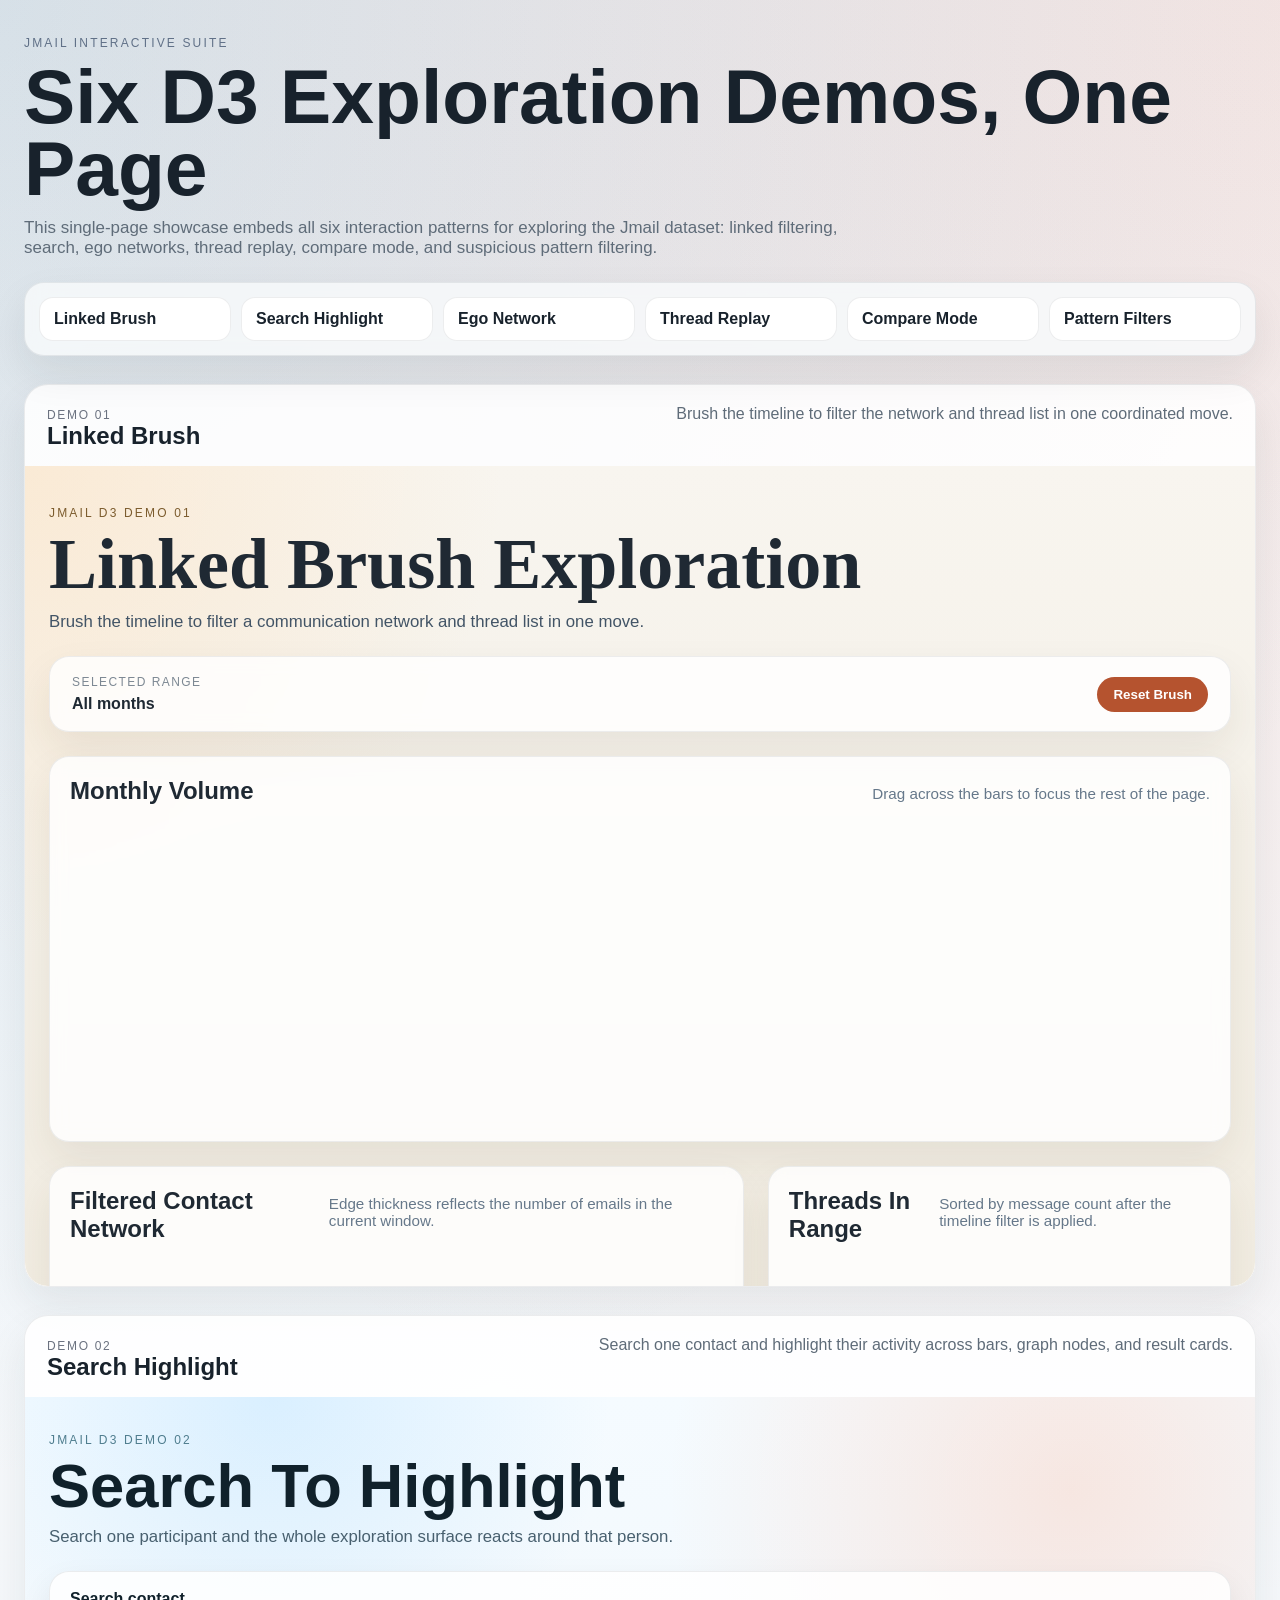
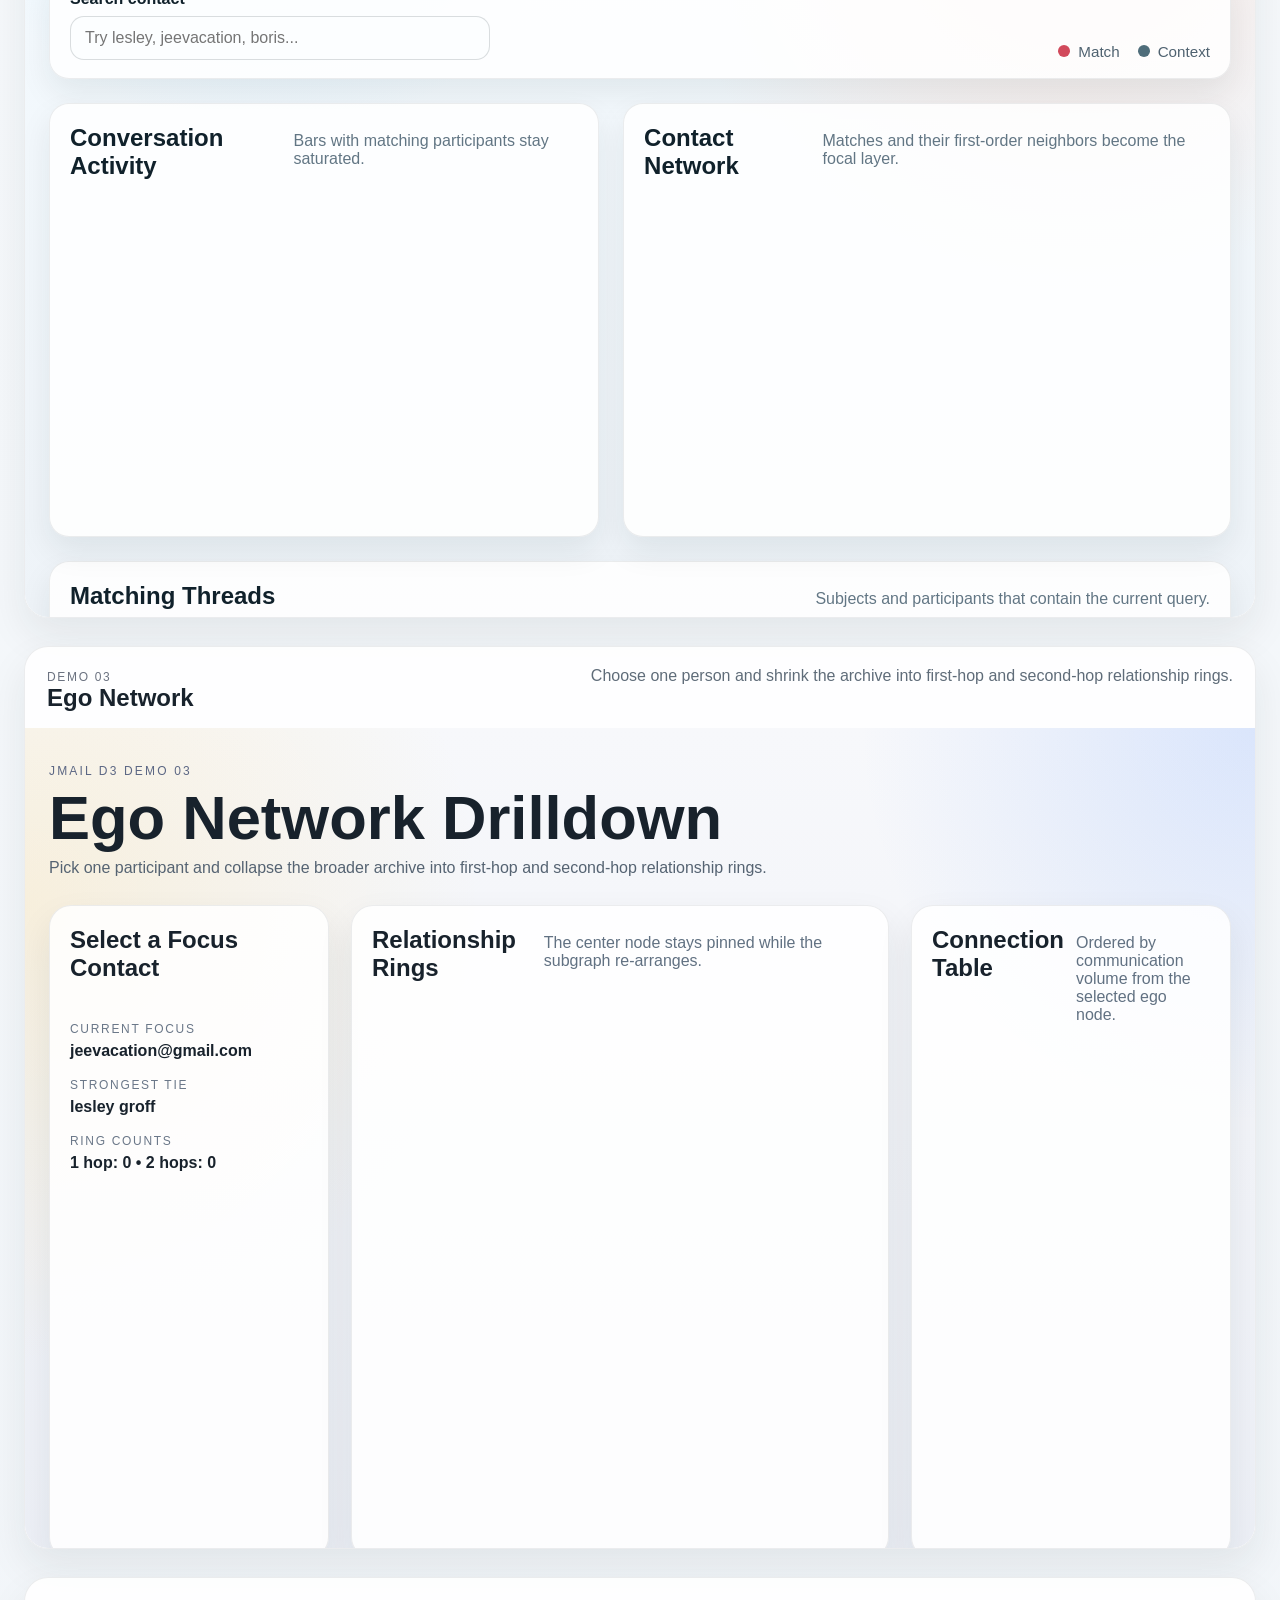
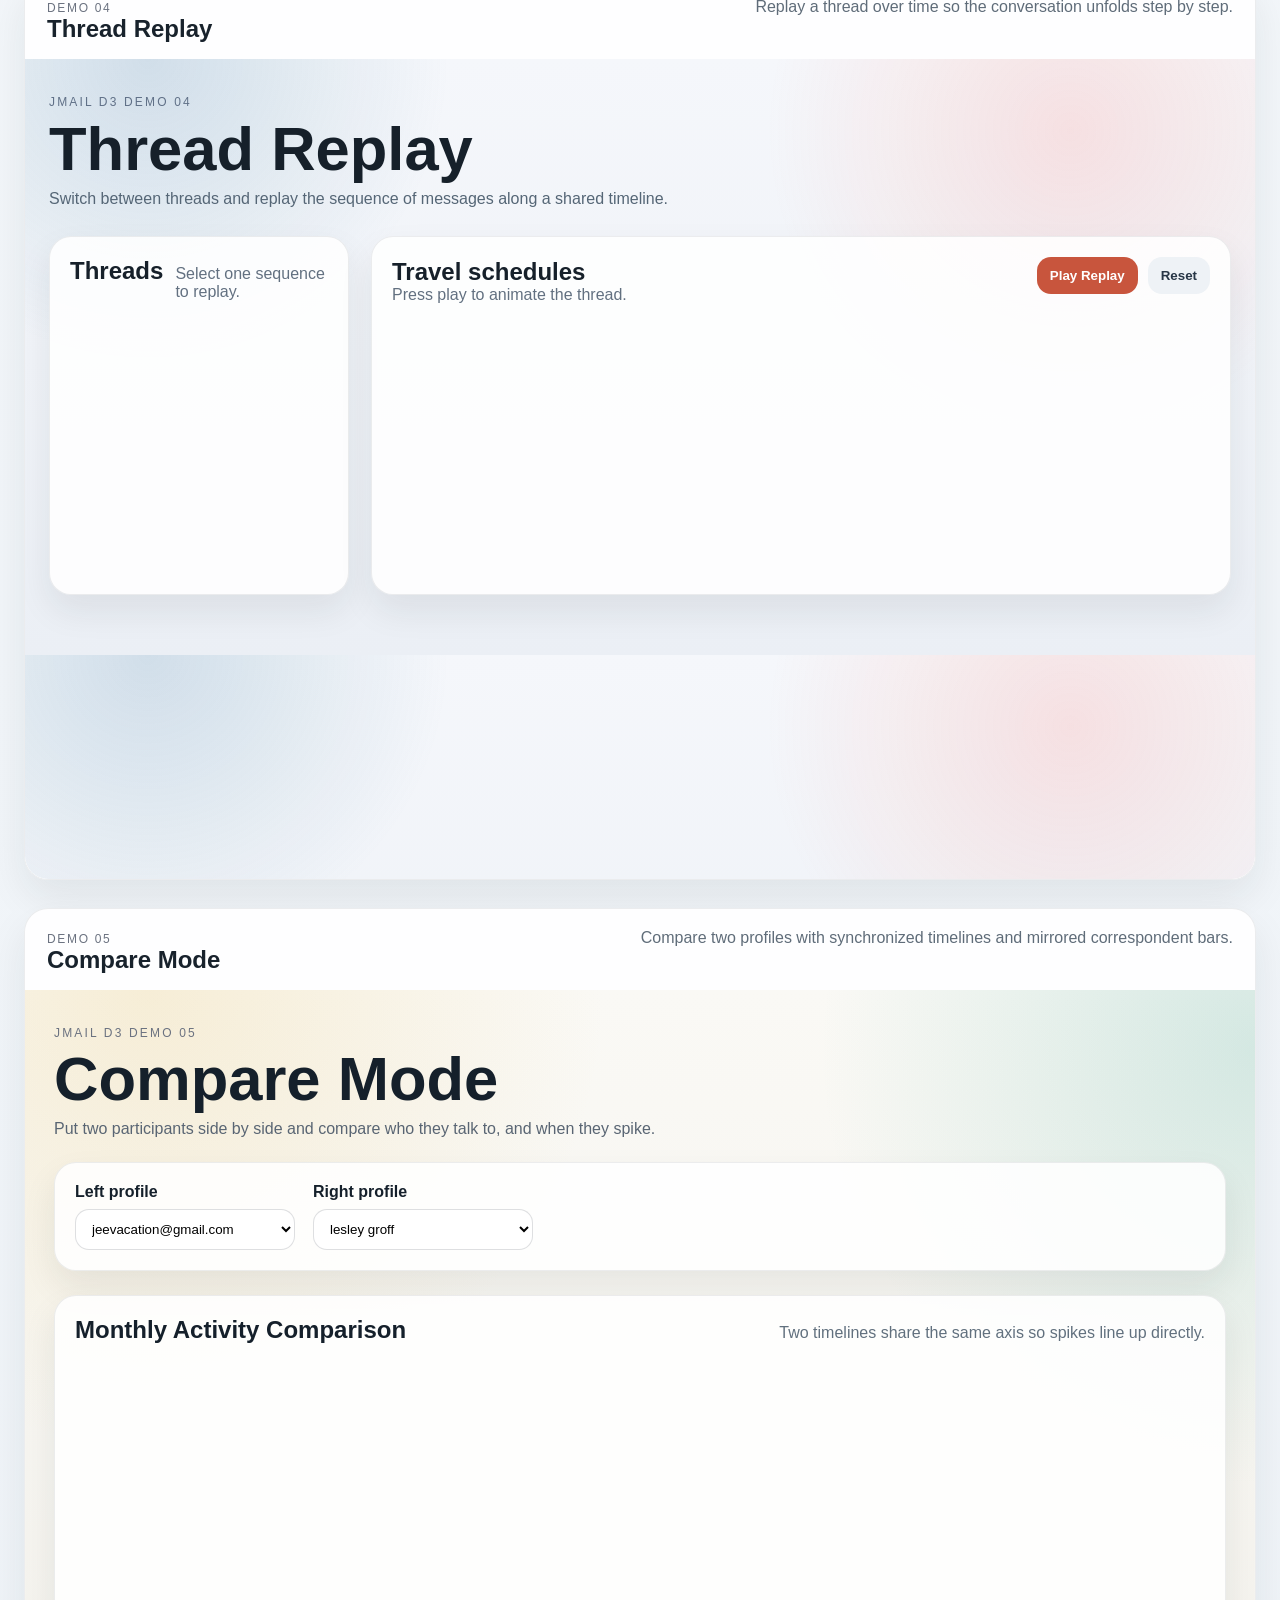
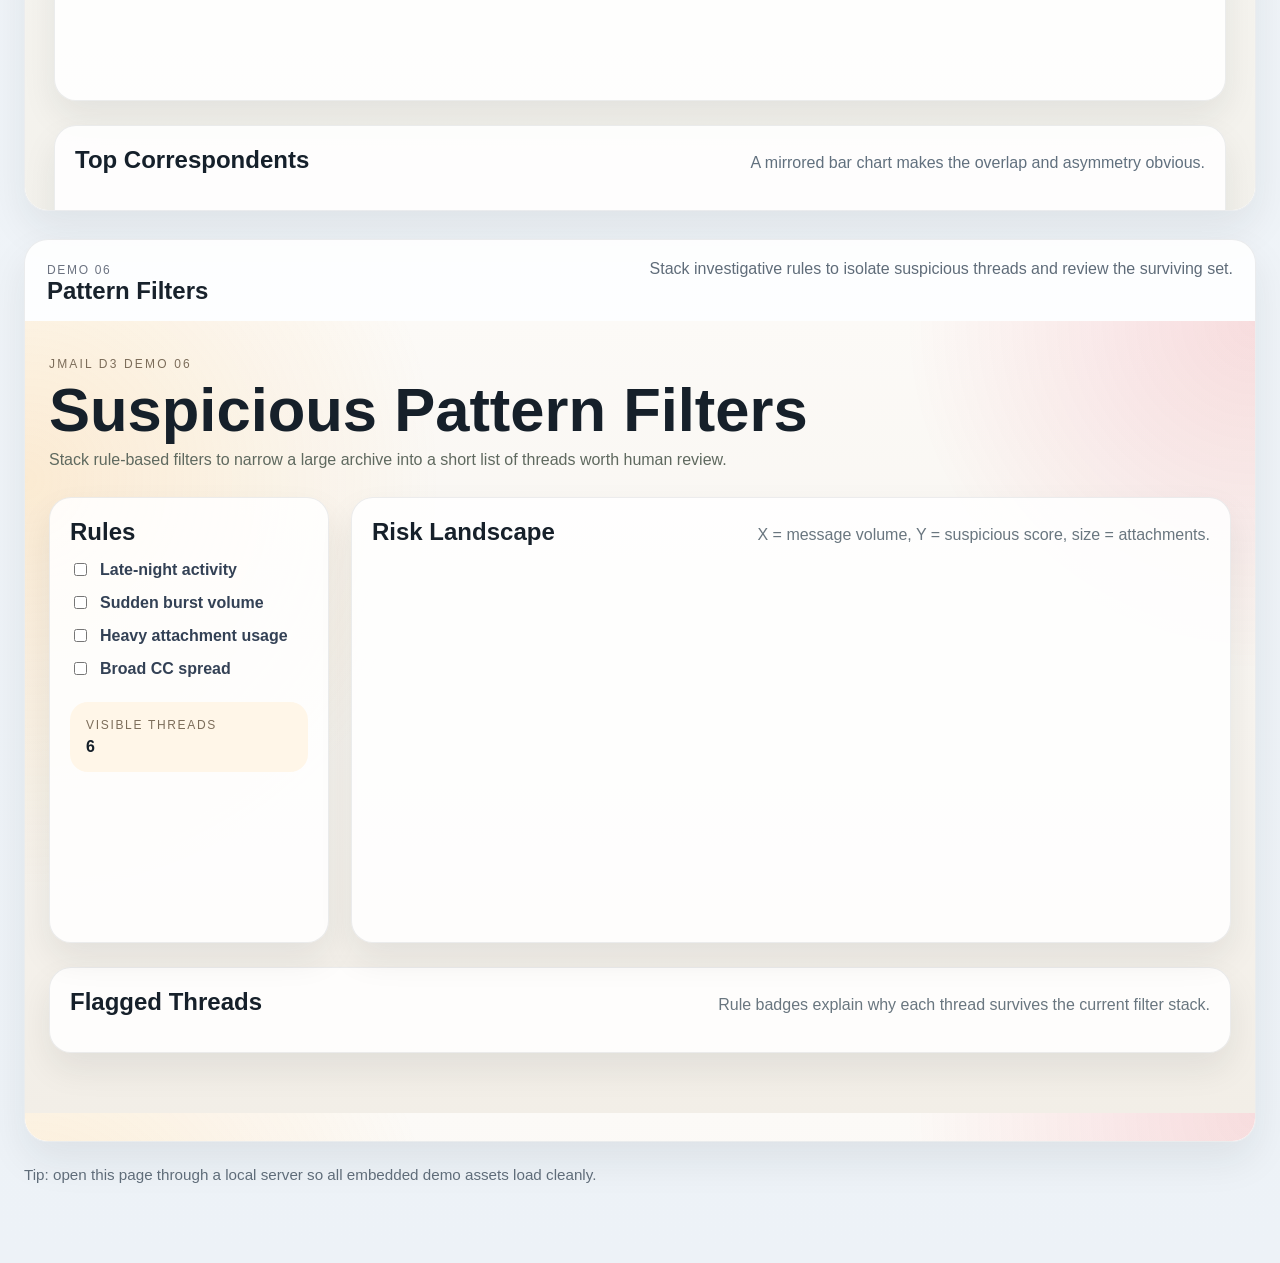
<file: d3_demos/index.html>
<!DOCTYPE html>
<html lang="en">
  <head>
    <meta charset="UTF-8" />
    <meta name="viewport" content="width=device-width, initial-scale=1.0" />
    <title>Jmail D3 Demo Showcase</title>
    <style>
      * {
        box-sizing: border-box;
      }

      :root {
        --ink: #18222c;
        --muted: #5f6c79;
        --line: rgba(24, 34, 44, 0.08);
        --panel: rgba(255, 255, 255, 0.88);
        --shadow: 0 18px 40px rgba(24, 34, 44, 0.08);
        --accent: #c8553d;
      }

      html {
        scroll-behavior: smooth;
      }

      body {
        margin: 0;
        font-family: "Segoe UI", sans-serif;
        color: var(--ink);
        background:
          radial-gradient(circle at 0% 0%, rgba(42, 111, 151, 0.16), transparent 24%),
          radial-gradient(circle at 100% 0%, rgba(231, 111, 81, 0.14), transparent 26%),
          linear-gradient(180deg, #f8fafc 0%, #edf2f7 100%);
      }

      .page {
        max-width: 1380px;
        margin: 0 auto;
        padding: 36px 24px 80px;
      }

      .hero {
        margin-bottom: 24px;
      }

      .eyebrow {
        margin: 0 0 10px;
        font-size: 12px;
        letter-spacing: 0.18em;
        text-transform: uppercase;
        color: #607087;
      }

      h1,
      h2,
      p {
        margin: 0;
      }

      h1 {
        font-size: clamp(2.8rem, 6vw, 5rem);
        line-height: 0.94;
        margin-bottom: 14px;
      }

      .lede {
        max-width: 860px;
        color: var(--muted);
        font-size: 1.06rem;
      }

      .toolbar {
        position: sticky;
        top: 0;
        z-index: 20;
        backdrop-filter: blur(10px);
        background: rgba(248, 250, 252, 0.82);
        border: 1px solid var(--line);
        border-radius: 20px;
        box-shadow: var(--shadow);
        margin: 24px 0 28px;
        padding: 14px;
      }

      .nav {
        display: grid;
        grid-template-columns: repeat(auto-fit, minmax(160px, 1fr));
        gap: 10px;
      }

      .nav a {
        text-decoration: none;
        color: var(--ink);
        background: #fff;
        border: 1px solid var(--line);
        border-radius: 14px;
        padding: 12px 14px;
        font-weight: 600;
      }

      .stack {
        display: grid;
        gap: 28px;
      }

      .demo {
        background: var(--panel);
        border: 1px solid var(--line);
        border-radius: 24px;
        box-shadow: var(--shadow);
        overflow: hidden;
      }

      .demo-copy {
        display: flex;
        align-items: baseline;
        justify-content: space-between;
        gap: 16px;
        padding: 20px 22px 0;
      }

      .demo-copy p {
        color: var(--muted);
        max-width: 720px;
      }

      .demo-meta {
        font-size: 12px;
        text-transform: uppercase;
        letter-spacing: 0.14em;
        color: #6b7280;
      }

      iframe {
        display: block;
        width: 100%;
        height: 820px;
        border: none;
        margin-top: 16px;
        background: #fff;
      }

      .footer-note {
        margin-top: 24px;
        color: var(--muted);
        font-size: 0.95rem;
      }

      @media (max-width: 900px) {
        .demo-copy {
          flex-direction: column;
          align-items: flex-start;
        }

        iframe {
          height: 920px;
        }
      }
    </style>
  </head>
  <body>
    <main class="page">
      <header class="hero">
        <p class="eyebrow">Jmail Interactive Suite</p>
        <h1>Six D3 Exploration Demos, One Page</h1>
        <p class="lede">
          This single-page showcase embeds all six interaction patterns for
          exploring the Jmail dataset: linked filtering, search, ego networks,
          thread replay, compare mode, and suspicious pattern filtering.
        </p>
      </header>

      <section class="toolbar">
        <nav class="nav">
          <a href="#linked-brush">Linked Brush</a>
          <a href="#search-highlight">Search Highlight</a>
          <a href="#ego-network">Ego Network</a>
          <a href="#thread-replay">Thread Replay</a>
          <a href="#compare-mode">Compare Mode</a>
          <a href="#pattern-filters">Pattern Filters</a>
        </nav>
      </section>

      <section class="stack">
        <article class="demo" id="linked-brush">
          <div class="demo-copy">
            <div>
              <div class="demo-meta">Demo 01</div>
              <h2>Linked Brush</h2>
            </div>
            <p>Brush the timeline to filter the network and thread list in one coordinated move.</p>
          </div>
          <iframe src="./linked_brush/index.html" title="Linked Brush Demo"></iframe>
        </article>

        <article class="demo" id="search-highlight">
          <div class="demo-copy">
            <div>
              <div class="demo-meta">Demo 02</div>
              <h2>Search Highlight</h2>
            </div>
            <p>Search one contact and highlight their activity across bars, graph nodes, and result cards.</p>
          </div>
          <iframe src="./search_highlight/index.html" title="Search Highlight Demo"></iframe>
        </article>

        <article class="demo" id="ego-network">
          <div class="demo-copy">
            <div>
              <div class="demo-meta">Demo 03</div>
              <h2>Ego Network</h2>
            </div>
            <p>Choose one person and shrink the archive into first-hop and second-hop relationship rings.</p>
          </div>
          <iframe src="./ego_network/index.html" title="Ego Network Demo"></iframe>
        </article>

        <article class="demo" id="thread-replay">
          <div class="demo-copy">
            <div>
              <div class="demo-meta">Demo 04</div>
              <h2>Thread Replay</h2>
            </div>
            <p>Replay a thread over time so the conversation unfolds step by step.</p>
          </div>
          <iframe src="./thread_replay/index.html" title="Thread Replay Demo"></iframe>
        </article>

        <article class="demo" id="compare-mode">
          <div class="demo-copy">
            <div>
              <div class="demo-meta">Demo 05</div>
              <h2>Compare Mode</h2>
            </div>
            <p>Compare two profiles with synchronized timelines and mirrored correspondent bars.</p>
          </div>
          <iframe src="./compare_mode/index.html" title="Compare Mode Demo"></iframe>
        </article>

        <article class="demo" id="pattern-filters">
          <div class="demo-copy">
            <div>
              <div class="demo-meta">Demo 06</div>
              <h2>Pattern Filters</h2>
            </div>
            <p>Stack investigative rules to isolate suspicious threads and review the surviving set.</p>
          </div>
          <iframe src="./pattern_filters/index.html" title="Pattern Filters Demo"></iframe>
        </article>
      </section>

      <p class="footer-note">
        Tip: open this page through a local server so all embedded demo assets load cleanly.
      </p>
    </main>
  </body>
</html>
</file>
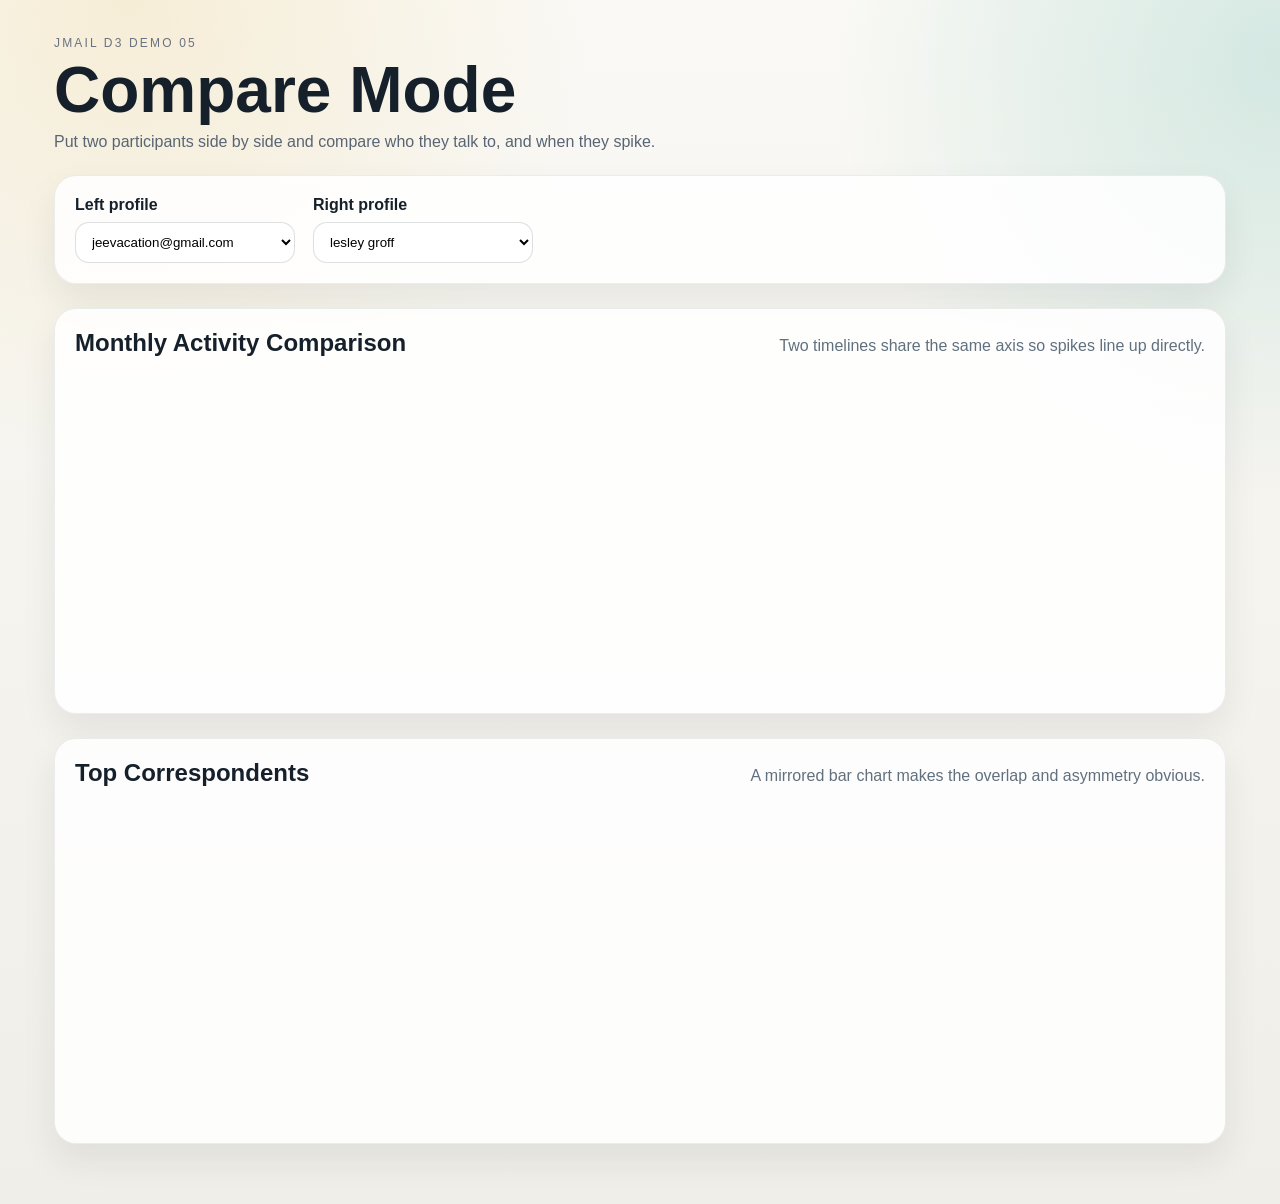
<file: d3_demos/compare_mode/index.html>
<!DOCTYPE html>
<html lang="en">
  <head>
    <meta charset="UTF-8" />
    <meta name="viewport" content="width=device-width, initial-scale=1.0" />
    <title>Jmail D3 Demo: Compare Mode</title>
    <link rel="stylesheet" href="./styles.css" />
    <script src="https://d3js.org/d3.v7.min.js"></script>
  </head>
  <body>
    <main class="page">
      <header class="hero">
        <p class="eyebrow">Jmail D3 Demo 05</p>
        <h1>Compare Mode</h1>
        <p class="lede">
          Put two participants side by side and compare who they talk to, and
          when they spike.
        </p>
      </header>

      <section class="toolbar panel">
        <label>
          Left profile
          <select id="left-select"></select>
        </label>
        <label>
          Right profile
          <select id="right-select"></select>
        </label>
      </section>

      <section class="panel">
        <div class="panel-header">
          <h2>Monthly Activity Comparison</h2>
          <p>Two timelines share the same axis so spikes line up directly.</p>
        </div>
        <div id="timeline"></div>
      </section>

      <section class="panel">
        <div class="panel-header">
          <h2>Top Correspondents</h2>
          <p>A mirrored bar chart makes the overlap and asymmetry obvious.</p>
        </div>
        <div id="mirror"></div>
      </section>
    </main>

    <script src="./script.js"></script>
  </body>
</html>
</file>
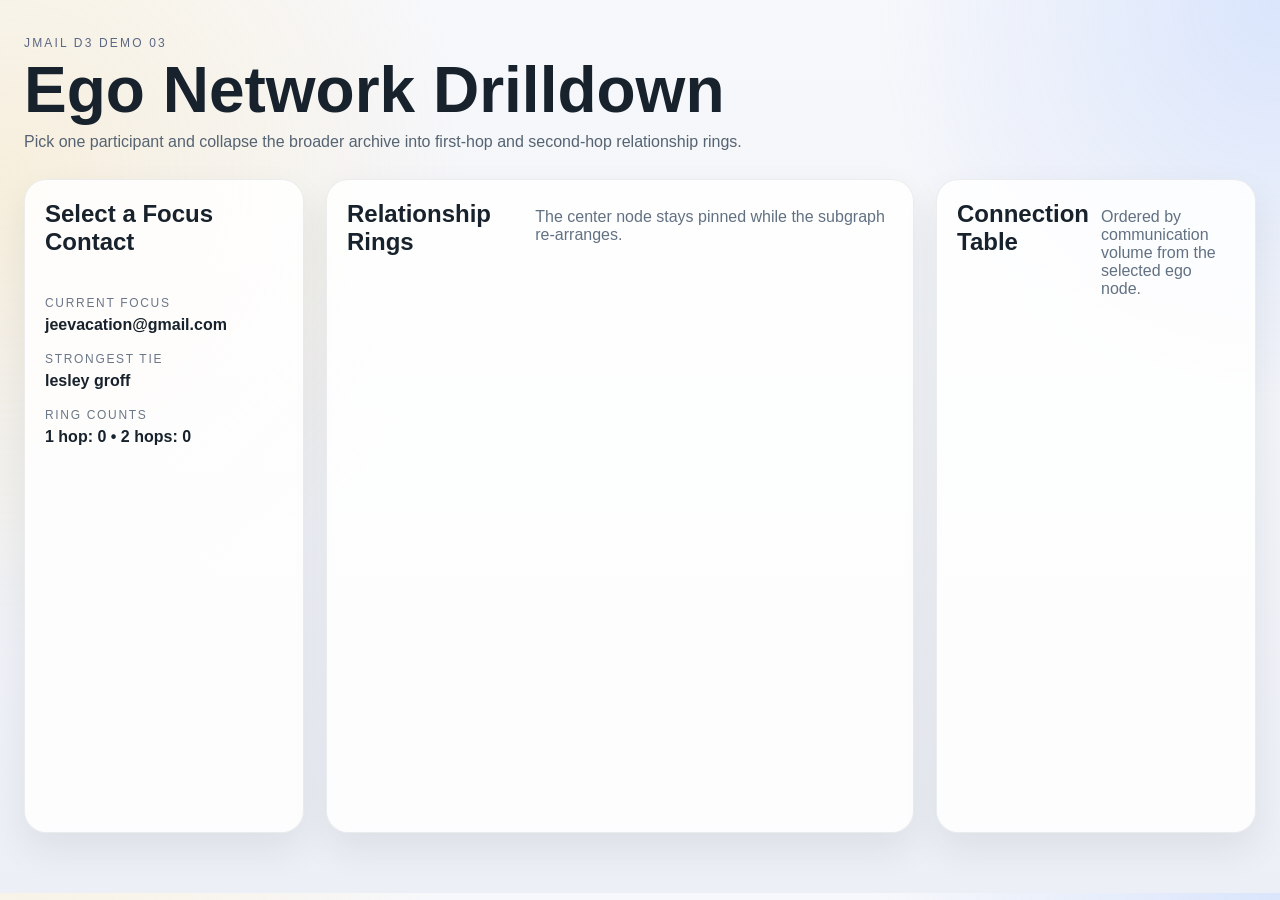
<file: d3_demos/ego_network/index.html>
<!DOCTYPE html>
<html lang="en">
  <head>
    <meta charset="UTF-8" />
    <meta name="viewport" content="width=device-width, initial-scale=1.0" />
    <title>Jmail D3 Demo: Ego Network</title>
    <link rel="stylesheet" href="./styles.css" />
    <script src="https://d3js.org/d3.v7.min.js"></script>
  </head>
  <body>
    <main class="page">
      <header class="hero">
        <p class="eyebrow">Jmail D3 Demo 03</p>
        <h1>Ego Network Drilldown</h1>
        <p class="lede">
          Pick one participant and collapse the broader archive into first-hop and
          second-hop relationship rings.
        </p>
      </header>

      <section class="shell">
        <aside class="side-panel">
          <h2>Select a Focus Contact</h2>
          <div id="contact-buttons" class="contact-buttons"></div>
          <div class="summary">
            <span class="label">Current focus</span>
            <strong id="focus-name">jeevacation@gmail.com</strong>
          </div>
          <div class="summary">
            <span class="label">Strongest tie</span>
            <strong id="strongest-tie">lesley groff</strong>
          </div>
          <div class="summary">
            <span class="label">Ring counts</span>
            <strong id="ring-counts">1 hop: 0 • 2 hops: 0</strong>
          </div>
        </aside>

        <section class="panel">
          <div class="panel-header">
            <h2>Relationship Rings</h2>
            <p>The center node stays pinned while the subgraph re-arranges.</p>
          </div>
          <div id="network"></div>
        </section>

        <section class="panel">
          <div class="panel-header">
            <h2>Connection Table</h2>
            <p>Ordered by communication volume from the selected ego node.</p>
          </div>
          <div id="table" class="table"></div>
        </section>
      </section>
    </main>

    <script src="./script.js"></script>
  </body>
</html>
</file>
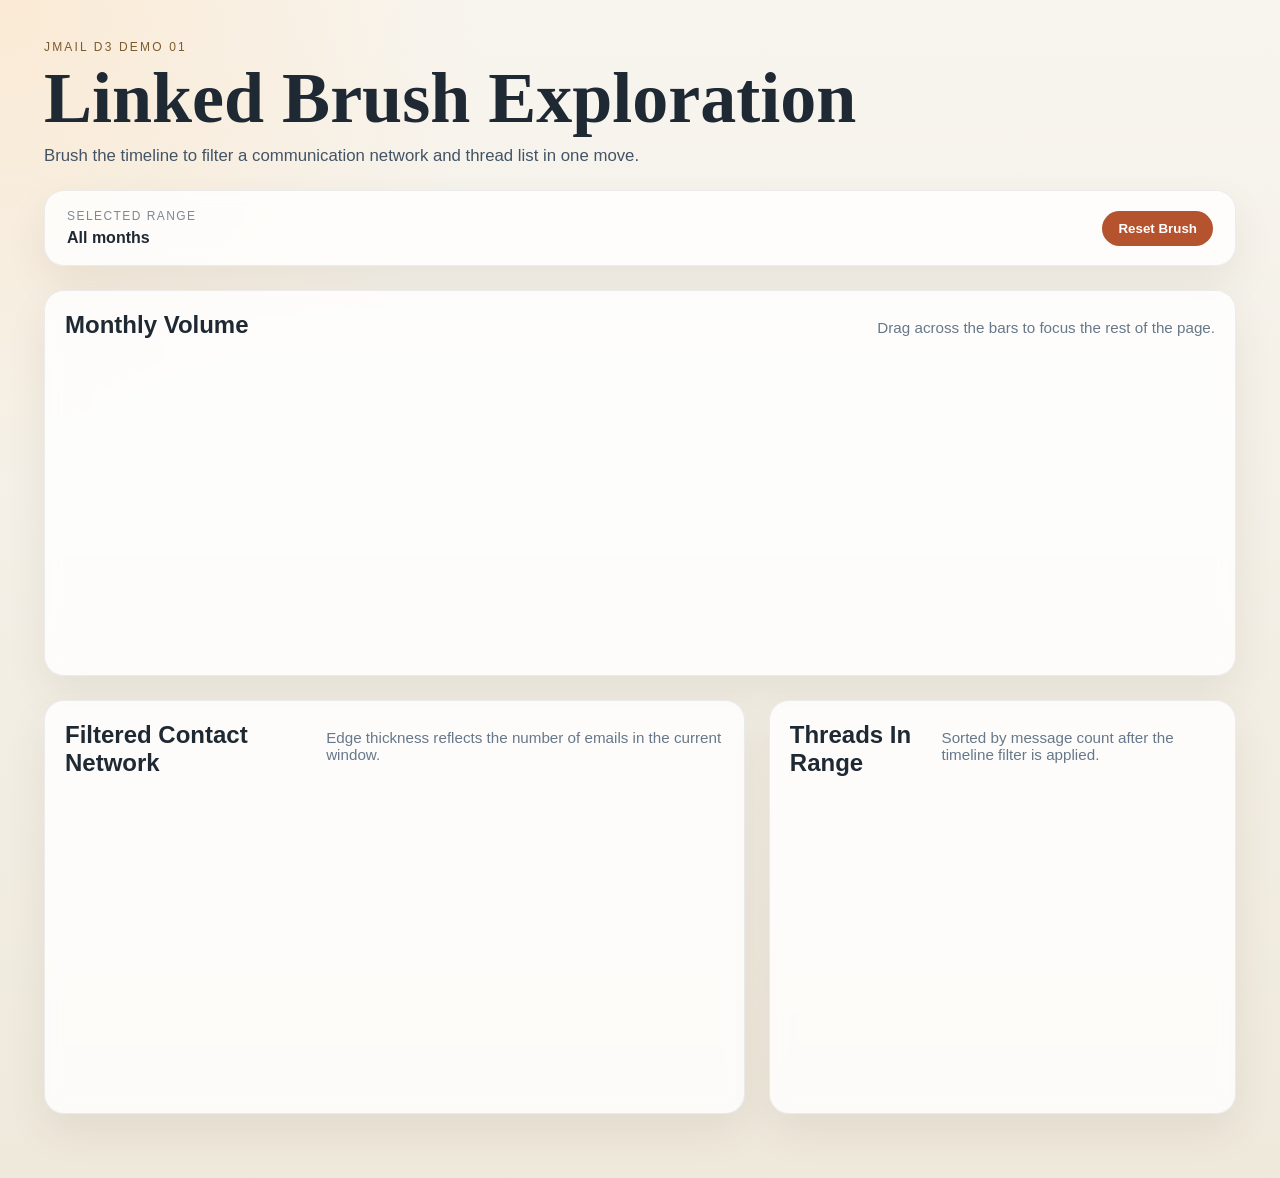
<file: d3_demos/linked_brush/index.html>
<!DOCTYPE html>
<html lang="en">
  <head>
    <meta charset="UTF-8" />
    <meta name="viewport" content="width=device-width, initial-scale=1.0" />
    <title>Jmail D3 Demo: Linked Brush</title>
    <link rel="stylesheet" href="./styles.css" />
    <script src="https://d3js.org/d3.v7.min.js"></script>
  </head>
  <body>
    <main class="page">
      <header class="hero">
        <p class="eyebrow">Jmail D3 Demo 01</p>
        <h1>Linked Brush Exploration</h1>
        <p class="lede">
          Brush the timeline to filter a communication network and thread list in
          one move.
        </p>
      </header>

      <section class="controls">
        <div>
          <span class="label">Selected Range</span>
          <strong id="range-label">All months</strong>
        </div>
        <button id="reset-brush" type="button">Reset Brush</button>
      </section>

      <section class="panel">
        <div class="panel-header">
          <h2>Monthly Volume</h2>
          <p>Drag across the bars to focus the rest of the page.</p>
        </div>
        <div id="timeline"></div>
      </section>

      <section class="grid">
        <section class="panel">
          <div class="panel-header">
            <h2>Filtered Contact Network</h2>
            <p>Edge thickness reflects the number of emails in the current window.</p>
          </div>
          <div id="network"></div>
        </section>

        <section class="panel">
          <div class="panel-header">
            <h2>Threads In Range</h2>
            <p>Sorted by message count after the timeline filter is applied.</p>
          </div>
          <div id="thread-list" class="thread-list"></div>
        </section>
      </section>
    </main>

    <script src="./script.js"></script>
  </body>
</html>
</file>
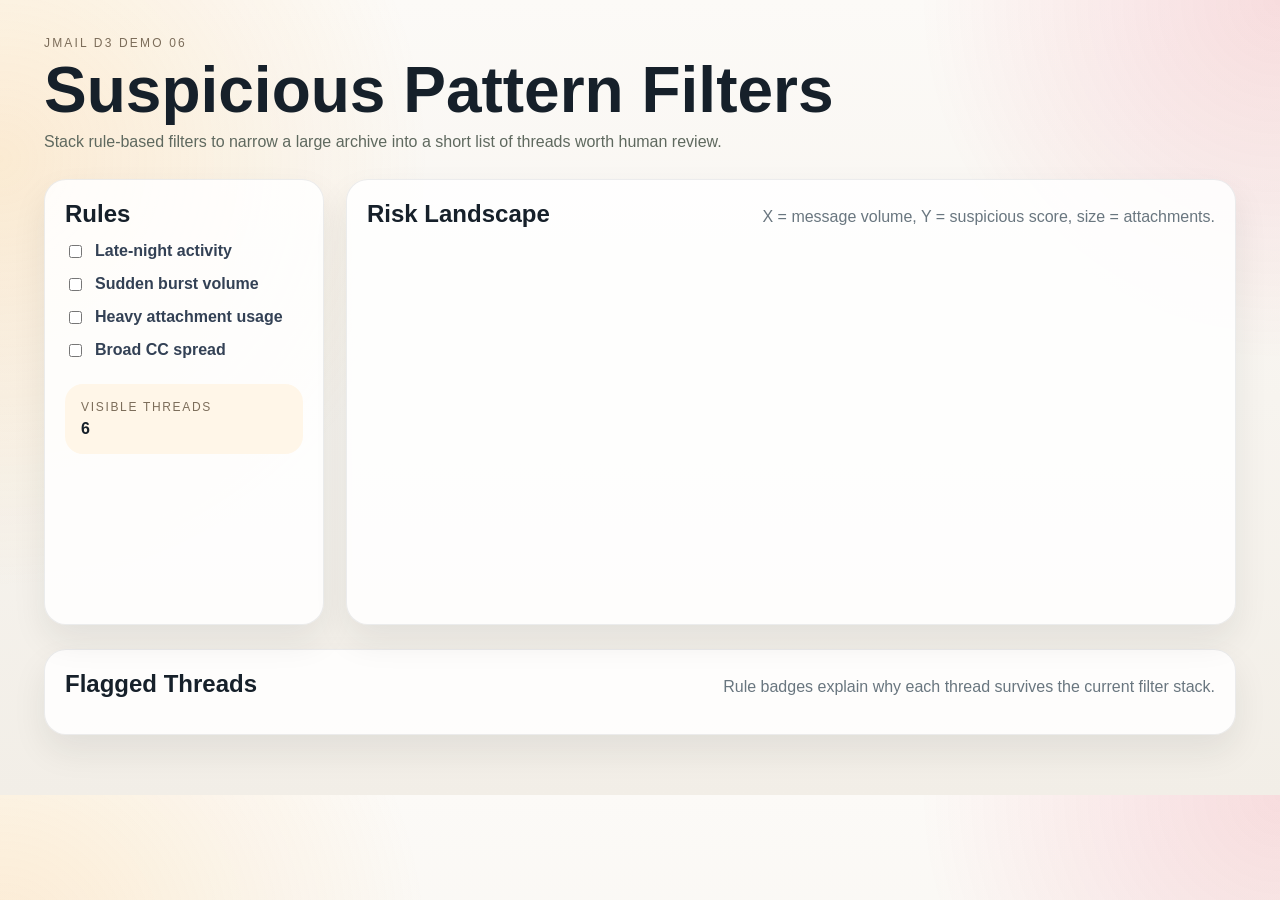
<file: d3_demos/pattern_filters/index.html>
<!DOCTYPE html>
<html lang="en">
  <head>
    <meta charset="UTF-8" />
    <meta name="viewport" content="width=device-width, initial-scale=1.0" />
    <title>Jmail D3 Demo: Pattern Filters</title>
    <link rel="stylesheet" href="./styles.css" />
    <script src="https://d3js.org/d3.v7.min.js"></script>
  </head>
  <body>
    <main class="page">
      <header class="hero">
        <p class="eyebrow">Jmail D3 Demo 06</p>
        <h1>Suspicious Pattern Filters</h1>
        <p class="lede">
          Stack rule-based filters to narrow a large archive into a short list of
          threads worth human review.
        </p>
      </header>

      <section class="workspace">
        <aside class="panel filter-panel">
          <h2>Rules</h2>
          <label><input type="checkbox" id="night-filter" /> Late-night activity</label>
          <label><input type="checkbox" id="burst-filter" /> Sudden burst volume</label>
          <label><input type="checkbox" id="attachment-filter" /> Heavy attachment usage</label>
          <label><input type="checkbox" id="multi-filter" /> Broad CC spread</label>
          <div class="count-box">
            <span class="label">Visible threads</span>
            <strong id="visible-count">0</strong>
          </div>
        </aside>

        <section class="panel">
          <div class="panel-header">
            <h2>Risk Landscape</h2>
            <p>X = message volume, Y = suspicious score, size = attachments.</p>
          </div>
          <div id="scatter"></div>
        </section>
      </section>

      <section class="panel">
        <div class="panel-header">
          <h2>Flagged Threads</h2>
          <p>Rule badges explain why each thread survives the current filter stack.</p>
        </div>
        <div id="cards" class="cards"></div>
      </section>
    </main>

    <script src="./script.js"></script>
  </body>
</html>
</file>
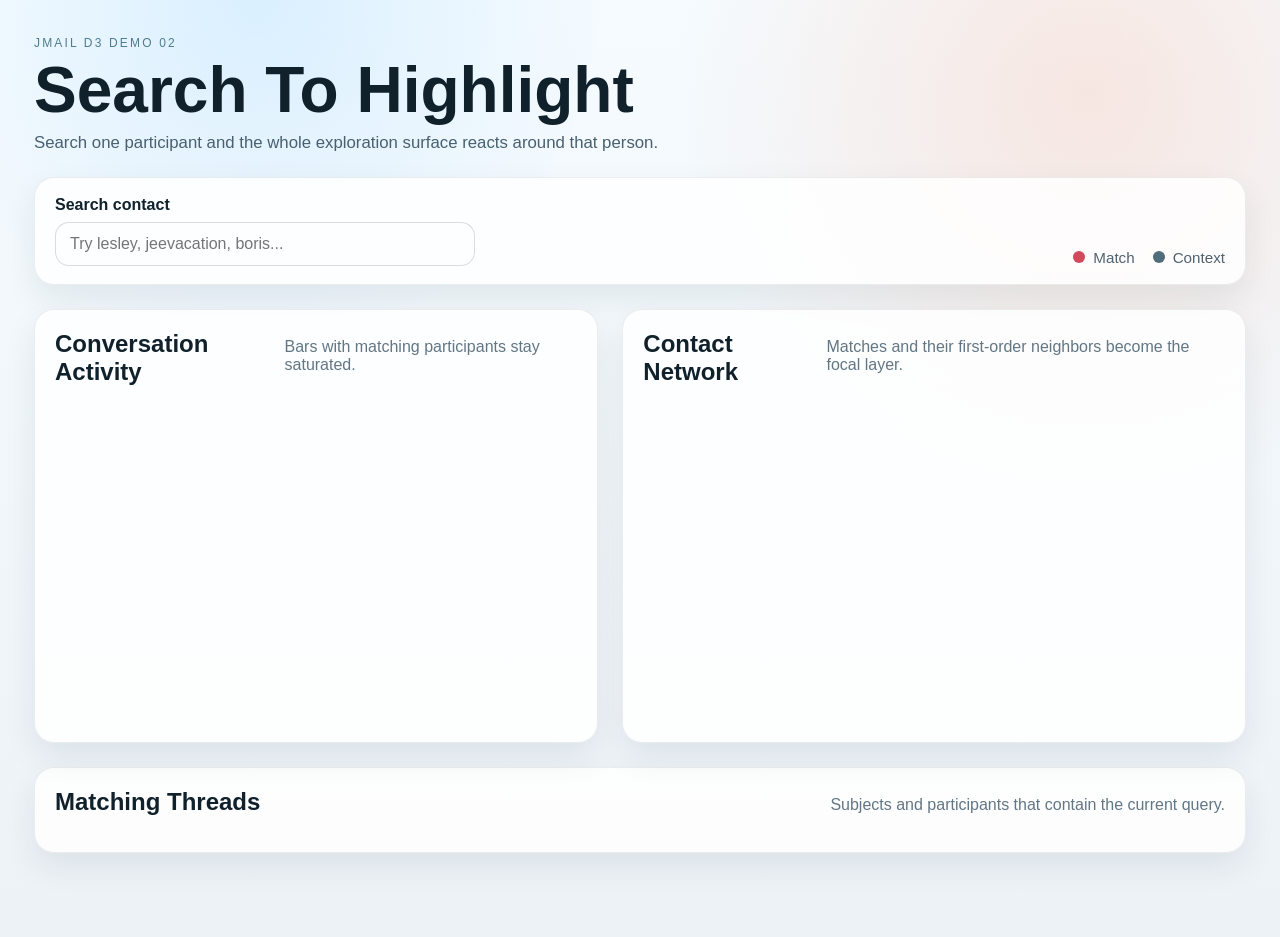
<file: d3_demos/search_highlight/index.html>
<!DOCTYPE html>
<html lang="en">
  <head>
    <meta charset="UTF-8" />
    <meta name="viewport" content="width=device-width, initial-scale=1.0" />
    <title>Jmail D3 Demo: Search Highlight</title>
    <link rel="stylesheet" href="./styles.css" />
    <script src="https://d3js.org/d3.v7.min.js"></script>
  </head>
  <body>
    <main class="page">
      <header class="hero">
        <p class="eyebrow">Jmail D3 Demo 02</p>
        <h1>Search To Highlight</h1>
        <p class="lede">
          Search one participant and the whole exploration surface reacts around
          that person.
        </p>
      </header>

      <section class="toolbar">
        <label class="search-shell">
          <span>Search contact</span>
          <input id="search-input" type="search" placeholder="Try lesley, jeevacation, boris..." />
        </label>
        <div class="legend">
          <span><i class="dot match"></i>Match</span>
          <span><i class="dot context"></i>Context</span>
        </div>
      </section>

      <section class="layout">
        <section class="panel">
          <div class="panel-header">
            <h2>Conversation Activity</h2>
            <p>Bars with matching participants stay saturated.</p>
          </div>
          <div id="histogram"></div>
        </section>

        <section class="panel">
          <div class="panel-header">
            <h2>Contact Network</h2>
            <p>Matches and their first-order neighbors become the focal layer.</p>
          </div>
          <div id="network"></div>
        </section>
      </section>

      <section class="panel">
        <div class="panel-header">
          <h2>Matching Threads</h2>
          <p>Subjects and participants that contain the current query.</p>
        </div>
        <div id="results" class="results"></div>
      </section>
    </main>

    <script src="./script.js"></script>
  </body>
</html>
</file>
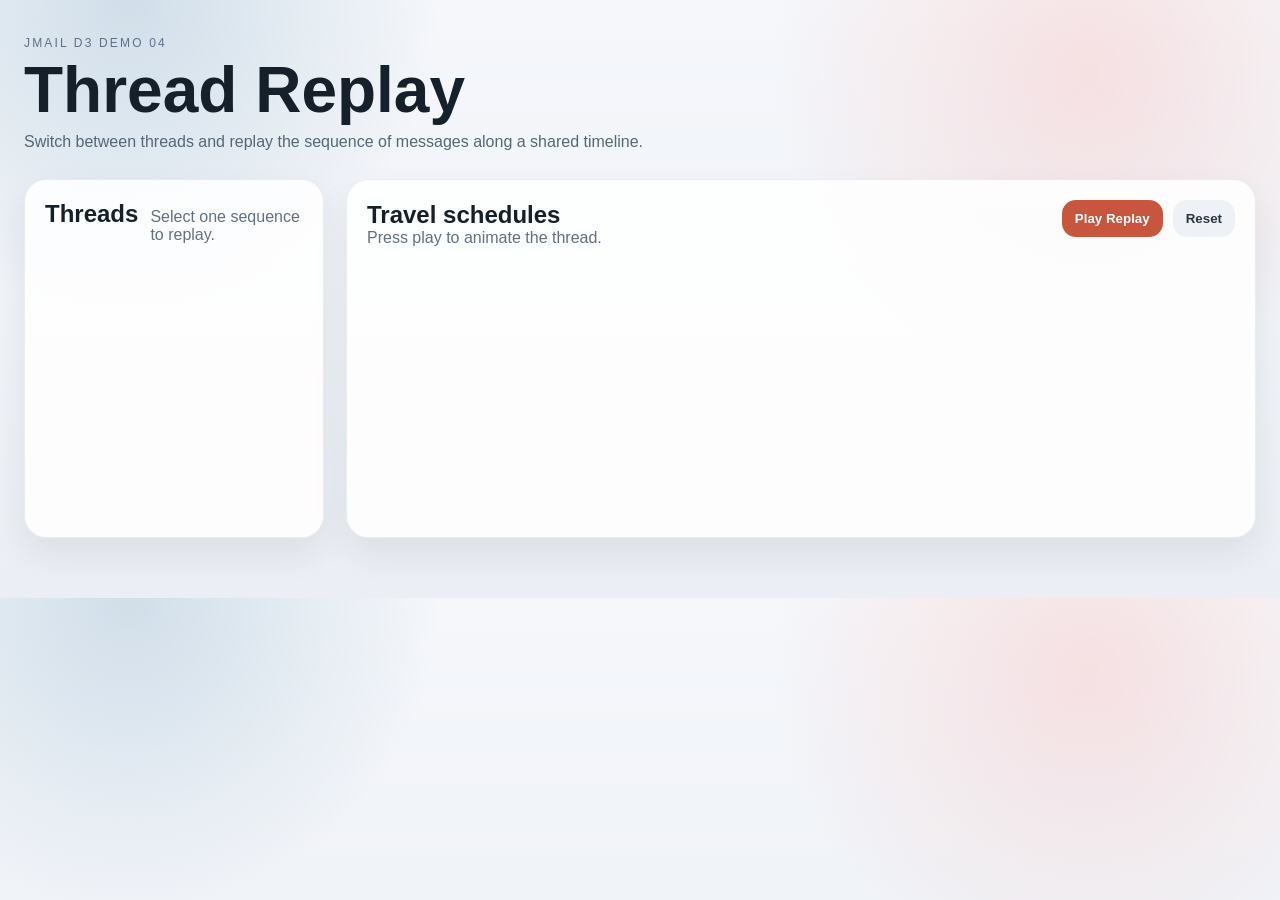
<file: d3_demos/thread_replay/index.html>
<!DOCTYPE html>
<html lang="en">
  <head>
    <meta charset="UTF-8" />
    <meta name="viewport" content="width=device-width, initial-scale=1.0" />
    <title>Jmail D3 Demo: Thread Replay</title>
    <link rel="stylesheet" href="./styles.css" />
    <script src="https://d3js.org/d3.v7.min.js"></script>
  </head>
  <body>
    <main class="page">
      <header class="hero">
        <p class="eyebrow">Jmail D3 Demo 04</p>
        <h1>Thread Replay</h1>
        <p class="lede">
          Switch between threads and replay the sequence of messages along a
          shared timeline.
        </p>
      </header>

      <section class="workspace">
        <aside class="thread-menu panel">
          <div class="panel-header">
            <h2>Threads</h2>
            <p>Select one sequence to replay.</p>
          </div>
          <div id="thread-buttons" class="thread-buttons"></div>
        </aside>

        <section class="panel main-panel">
          <div class="panel-header">
            <div>
              <h2 id="thread-title">Travel schedules</h2>
              <p id="thread-subtitle">Press play to animate the thread.</p>
            </div>
            <div class="controls">
              <button id="play-button" type="button">Play Replay</button>
              <button id="reset-button" type="button" class="ghost">Reset</button>
            </div>
          </div>
          <div id="timeline"></div>
          <div id="messages" class="messages"></div>
        </section>
      </section>
    </main>

    <script src="./script.js"></script>
  </body>
</html>
</file>
<file: d3_demos/compare_mode/styles.css>
* {
  box-sizing: border-box;
}

body {
  margin: 0;
  font-family: "Suisse Intl", "Helvetica Neue", sans-serif;
  color: #15202b;
  background:
    radial-gradient(circle at 10% 0%, rgba(233, 196, 106, 0.22), transparent 28%),
    radial-gradient(circle at 100% 5%, rgba(42, 157, 143, 0.18), transparent 26%),
    linear-gradient(180deg, #faf9f5 0%, #f0eee8 100%);
}

.page {
  max-width: 1220px;
  margin: 0 auto;
  padding: 36px 24px 60px;
}

.eyebrow {
  margin: 0 0 10px;
  font-size: 12px;
  text-transform: uppercase;
  letter-spacing: 0.18em;
  color: #6b7280;
}

h1,
h2,
p {
  margin: 0;
}

h1 {
  font-size: clamp(2.4rem, 5vw, 4.1rem);
  line-height: 0.95;
  margin-bottom: 12px;
}

.lede {
  max-width: 720px;
  color: #596573;
}

.panel {
  margin-top: 24px;
  background: rgba(255, 255, 255, 0.86);
  border: 1px solid rgba(21, 32, 43, 0.08);
  border-radius: 22px;
  padding: 20px;
  box-shadow: 0 16px 34px rgba(21, 32, 43, 0.08);
}

.toolbar {
  display: flex;
  gap: 18px;
}

.toolbar label {
  display: grid;
  gap: 8px;
  min-width: 220px;
  font-weight: 600;
}

select {
  border: 1px solid rgba(21, 32, 43, 0.14);
  border-radius: 14px;
  padding: 11px 12px;
  background: #fff;
}

.panel-header {
  display: flex;
  align-items: baseline;
  justify-content: space-between;
  gap: 12px;
  margin-bottom: 16px;
}

.panel-header p {
  color: #61707e;
}

#timeline,
#mirror {
  min-height: 320px;
}

.line-left {
  stroke: #2a9d8f;
}

.line-right {
  stroke: #e76f51;
}

.mirror-left {
  fill: #2a9d8f;
}

.mirror-right {
  fill: #e76f51;
}

@media (max-width: 860px) {
  .toolbar,
  .panel-header {
    flex-direction: column;
    align-items: flex-start;
  }
}
</file>
<file: d3_demos/ego_network/styles.css>
* {
  box-sizing: border-box;
}

body {
  margin: 0;
  font-family: "Instrument Sans", "Segoe UI", sans-serif;
  color: #18222c;
  background:
    radial-gradient(circle at 0% 20%, rgba(255, 209, 102, 0.2), transparent 32%),
    radial-gradient(circle at 100% 0%, rgba(88, 145, 255, 0.18), transparent 26%),
    linear-gradient(180deg, #f7f8fb 0%, #eceff6 100%);
}

.page {
  max-width: 1280px;
  margin: 0 auto;
  padding: 36px 24px 60px;
}

.eyebrow {
  margin: 0 0 10px;
  font-size: 12px;
  letter-spacing: 0.18em;
  text-transform: uppercase;
  color: #5c6784;
}

h1,
h2,
p {
  margin: 0;
}

h1 {
  font-size: clamp(2.4rem, 5vw, 4.2rem);
  line-height: 0.96;
  margin-bottom: 12px;
}

.lede {
  max-width: 760px;
  color: #556372;
}

.shell {
  margin-top: 28px;
  display: grid;
  grid-template-columns: 280px minmax(0, 1fr) 320px;
  gap: 22px;
}

.panel,
.side-panel {
  background: rgba(255, 255, 255, 0.85);
  border: 1px solid rgba(24, 34, 44, 0.08);
  border-radius: 22px;
  padding: 20px;
  box-shadow: 0 16px 36px rgba(24, 34, 44, 0.08);
}

.contact-buttons {
  display: grid;
  gap: 10px;
  margin: 18px 0 22px;
}

.contact-buttons button {
  border: none;
  border-radius: 14px;
  padding: 11px 12px;
  text-align: left;
  background: #eef2fb;
  color: #243240;
  font-weight: 600;
  cursor: pointer;
}

.contact-buttons button.active {
  background: #3d5a80;
  color: #fff;
}

.summary + .summary {
  margin-top: 18px;
}

.label {
  display: block;
  font-size: 12px;
  letter-spacing: 0.14em;
  text-transform: uppercase;
  color: #6a7788;
  margin-bottom: 6px;
}

.panel-header {
  display: flex;
  align-items: baseline;
  justify-content: space-between;
  gap: 12px;
  margin-bottom: 16px;
}

.panel-header p {
  color: #617182;
}

#network {
  min-height: 540px;
}

.table {
  display: grid;
  gap: 12px;
}

.row {
  border: 1px solid rgba(24, 34, 44, 0.08);
  border-radius: 16px;
  padding: 12px 14px;
  background: #fff;
}

.row strong {
  display: block;
  margin-bottom: 5px;
}

.row p {
  font-size: 0.92rem;
  color: #5d6c7b;
}

.link {
  stroke: rgba(61, 90, 128, 0.24);
}

.node {
  stroke: #fff;
  stroke-width: 2px;
}

@media (max-width: 1100px) {
  .shell {
    grid-template-columns: 1fr;
  }

  .panel-header {
    flex-direction: column;
    align-items: flex-start;
  }
}
</file>
<file: d3_demos/linked_brush/styles.css>
* {
  box-sizing: border-box;
}

body {
  margin: 0;
  font-family: "IBM Plex Sans", "Segoe UI", sans-serif;
  background:
    radial-gradient(circle at top left, rgba(255, 214, 165, 0.35), transparent 28%),
    linear-gradient(180deg, #f8f5ef 0%, #efe9dc 100%);
  color: #1f2933;
}

.page {
  max-width: 1240px;
  margin: 0 auto;
  padding: 40px 24px 64px;
}

.hero {
  margin-bottom: 24px;
}

.eyebrow {
  margin: 0 0 10px;
  text-transform: uppercase;
  letter-spacing: 0.18em;
  font-size: 12px;
  color: #7c5c2e;
}

h1,
h2,
p {
  margin: 0;
}

h1 {
  font-family: Georgia, "Times New Roman", serif;
  font-size: clamp(2.5rem, 6vw, 4.5rem);
  line-height: 0.95;
  margin-bottom: 14px;
}

.lede {
  max-width: 680px;
  font-size: 1.05rem;
  color: #425466;
}

.controls,
.panel {
  background: rgba(255, 255, 255, 0.82);
  backdrop-filter: blur(8px);
  border: 1px solid rgba(31, 41, 51, 0.08);
  border-radius: 20px;
  box-shadow: 0 18px 40px rgba(58, 48, 26, 0.08);
}

.controls {
  display: flex;
  align-items: center;
  justify-content: space-between;
  padding: 18px 22px;
  margin-bottom: 24px;
}

.label {
  display: block;
  font-size: 12px;
  text-transform: uppercase;
  letter-spacing: 0.12em;
  color: #7d8893;
  margin-bottom: 6px;
}

button {
  border: none;
  border-radius: 999px;
  background: #b5532f;
  color: #fff;
  padding: 10px 16px;
  font-weight: 600;
  cursor: pointer;
}

.panel {
  padding: 20px;
}

.panel-header {
  display: flex;
  align-items: baseline;
  justify-content: space-between;
  gap: 12px;
  margin-bottom: 16px;
}

.panel-header p {
  color: #66788a;
  font-size: 0.95rem;
}

.grid {
  display: grid;
  grid-template-columns: 1.2fr 0.8fr;
  gap: 24px;
  margin-top: 24px;
}

#timeline,
#network {
  min-height: 300px;
}

.thread-list {
  display: grid;
  gap: 12px;
  max-height: 480px;
  overflow-y: auto;
}

.thread-card {
  border: 1px solid rgba(31, 41, 51, 0.08);
  border-radius: 16px;
  padding: 14px 16px;
  background: #fffdf8;
}

.thread-card strong {
  display: block;
  margin-bottom: 4px;
}

.thread-meta {
  font-size: 0.9rem;
  color: #617080;
}

.axis text,
.axis line,
.axis path {
  color: #6a7682;
}

.bar {
  fill: #2a6f97;
}

.bar.inactive {
  fill: #c7d7e3;
}

.node {
  stroke: #fff;
  stroke-width: 2px;
}

.link {
  stroke: rgba(66, 84, 102, 0.32);
}

@media (max-width: 900px) {
  .grid {
    grid-template-columns: 1fr;
  }

  .panel-header {
    flex-direction: column;
    align-items: flex-start;
  }

  .controls {
    flex-direction: column;
    align-items: flex-start;
    gap: 12px;
  }
}
</file>
<file: d3_demos/pattern_filters/styles.css>
* {
  box-sizing: border-box;
}

body {
  margin: 0;
  font-family: "General Sans", "Segoe UI", sans-serif;
  color: #16202a;
  background:
    radial-gradient(circle at 0% 20%, rgba(255, 183, 77, 0.2), transparent 30%),
    radial-gradient(circle at 100% 0%, rgba(217, 4, 41, 0.12), transparent 24%),
    linear-gradient(180deg, #fcfaf7 0%, #f2eee7 100%);
}

.page {
  max-width: 1240px;
  margin: 0 auto;
  padding: 36px 24px 60px;
}

.eyebrow {
  margin: 0 0 10px;
  font-size: 12px;
  letter-spacing: 0.18em;
  text-transform: uppercase;
  color: #7c6d5a;
}

h1,
h2,
p {
  margin: 0;
}

h1 {
  font-size: clamp(2.4rem, 5vw, 4.2rem);
  line-height: 0.95;
  margin-bottom: 12px;
}

.lede {
  max-width: 760px;
  color: #5f695f;
}

.workspace {
  margin-top: 28px;
  display: grid;
  grid-template-columns: 280px minmax(0, 1fr);
  gap: 22px;
}

.panel {
  margin-top: 24px;
  background: rgba(255, 255, 255, 0.86);
  border: 1px solid rgba(22, 32, 42, 0.08);
  border-radius: 22px;
  padding: 20px;
  box-shadow: 0 16px 34px rgba(22, 32, 42, 0.08);
}

.workspace .panel {
  margin-top: 0;
}

.filter-panel {
  display: grid;
  gap: 14px;
  align-content: start;
}

.filter-panel label {
  display: flex;
  align-items: center;
  gap: 10px;
  font-weight: 600;
  color: #334155;
}

.count-box {
  margin-top: 10px;
  border-radius: 18px;
  padding: 16px;
  background: #fff6e8;
}

.label {
  display: block;
  font-size: 12px;
  letter-spacing: 0.14em;
  text-transform: uppercase;
  color: #7c6d5a;
  margin-bottom: 6px;
}

.panel-header {
  display: flex;
  align-items: baseline;
  justify-content: space-between;
  gap: 12px;
  margin-bottom: 16px;
}

.panel-header p {
  color: #69767f;
}

#scatter {
  min-height: 360px;
}

.cards {
  display: grid;
  grid-template-columns: repeat(auto-fit, minmax(240px, 1fr));
  gap: 14px;
}

.card {
  border-radius: 18px;
  border: 1px solid rgba(22, 32, 42, 0.08);
  background: #fff;
  padding: 14px;
}

.card strong {
  display: block;
  margin-bottom: 8px;
}

.card p {
  color: #61707e;
  font-size: 0.95rem;
}

.badges {
  display: flex;
  flex-wrap: wrap;
  gap: 8px;
  margin-top: 10px;
}

.badges span {
  border-radius: 999px;
  background: #fff3cd;
  color: #7c5c00;
  padding: 6px 10px;
  font-size: 12px;
  font-weight: 700;
}

.point {
  fill: rgba(42, 111, 151, 0.8);
  stroke: #fff;
  stroke-width: 2px;
}

@media (max-width: 920px) {
  .workspace {
    grid-template-columns: 1fr;
  }

  .panel-header {
    flex-direction: column;
    align-items: flex-start;
  }
}
</file>
<file: d3_demos/search_highlight/styles.css>
* {
  box-sizing: border-box;
}

body {
  margin: 0;
  font-family: "Avenir Next", "Segoe UI", sans-serif;
  color: #10212b;
  background:
    radial-gradient(circle at 85% 10%, rgba(255, 160, 122, 0.22), transparent 30%),
    radial-gradient(circle at 20% 0%, rgba(120, 198, 255, 0.22), transparent 25%),
    linear-gradient(180deg, #f5fbff 0%, #edf2f7 100%);
}

.page {
  max-width: 1260px;
  margin: 0 auto;
  padding: 36px 24px 60px;
}

.eyebrow {
  margin: 0 0 10px;
  font-size: 12px;
  letter-spacing: 0.18em;
  text-transform: uppercase;
  color: #4f7d8e;
}

h1,
h2,
p {
  margin: 0;
}

h1 {
  font-size: clamp(2.4rem, 5vw, 4.4rem);
  line-height: 0.95;
  margin-bottom: 12px;
}

.lede {
  max-width: 720px;
  color: #48606f;
  font-size: 1.05rem;
}

.toolbar,
.panel {
  background: rgba(255, 255, 255, 0.84);
  border: 1px solid rgba(16, 33, 43, 0.08);
  border-radius: 20px;
  box-shadow: 0 14px 32px rgba(16, 33, 43, 0.08);
}

.toolbar {
  margin: 24px 0;
  padding: 18px 20px;
  display: flex;
  align-items: end;
  justify-content: space-between;
  gap: 16px;
}

.search-shell {
  display: grid;
  gap: 8px;
  width: min(420px, 100%);
  font-weight: 600;
}

input {
  width: 100%;
  border: 1px solid rgba(16, 33, 43, 0.15);
  border-radius: 14px;
  padding: 12px 14px;
  font-size: 1rem;
  background: #fcfeff;
}

.legend {
  display: flex;
  gap: 18px;
  color: #4f6270;
  font-size: 0.95rem;
}

.dot {
  display: inline-block;
  width: 12px;
  height: 12px;
  border-radius: 999px;
  margin-right: 8px;
}

.dot.match {
  background: #d1495b;
}

.dot.context {
  background: #4f6d7a;
}

.layout {
  display: grid;
  grid-template-columns: 0.95fr 1.05fr;
  gap: 24px;
}

.panel {
  padding: 20px;
  margin-bottom: 24px;
}

.panel-header {
  display: flex;
  align-items: baseline;
  justify-content: space-between;
  gap: 12px;
  margin-bottom: 16px;
}

.panel-header p {
  color: #627684;
}

#histogram,
#network {
  min-height: 320px;
}

.results {
  display: grid;
  grid-template-columns: repeat(auto-fit, minmax(230px, 1fr));
  gap: 14px;
}

.result-card {
  border-radius: 16px;
  border: 1px solid rgba(16, 33, 43, 0.08);
  background: #fff;
  padding: 14px;
}

.result-card strong {
  display: block;
  margin-bottom: 6px;
}

.result-card p {
  color: #5d707e;
  font-size: 0.94rem;
}

.bar {
  fill: #9fc5d5;
}

.bar.match {
  fill: #d1495b;
}

.link {
  stroke: rgba(79, 109, 122, 0.28);
}

.link.match {
  stroke: rgba(209, 73, 91, 0.55);
}

.node {
  stroke: #fff;
  stroke-width: 2px;
}

.node.match {
  stroke: #d1495b;
  stroke-width: 4px;
}

.node.context {
  fill: #4f6d7a;
}

@media (max-width: 920px) {
  .layout {
    grid-template-columns: 1fr;
  }

  .toolbar,
  .panel-header {
    flex-direction: column;
    align-items: flex-start;
  }
}
</file>
<file: d3_demos/thread_replay/styles.css>
* {
  box-sizing: border-box;
}

body {
  margin: 0;
  font-family: "Source Sans 3", "Segoe UI", sans-serif;
  color: #16202a;
  background:
    radial-gradient(circle at 85% 12%, rgba(255, 111, 97, 0.16), transparent 26%),
    radial-gradient(circle at 10% 0%, rgba(42, 111, 151, 0.18), transparent 24%),
    linear-gradient(180deg, #f5f7fb 0%, #ebeff5 100%);
}

.page {
  max-width: 1280px;
  margin: 0 auto;
  padding: 36px 24px 60px;
}

.eyebrow {
  margin: 0 0 10px;
  font-size: 12px;
  letter-spacing: 0.18em;
  text-transform: uppercase;
  color: #607087;
}

h1,
h2,
p {
  margin: 0;
}

h1 {
  font-size: clamp(2.4rem, 5vw, 4.2rem);
  line-height: 0.96;
  margin-bottom: 12px;
}

.lede {
  max-width: 720px;
  color: #556676;
}

.workspace {
  margin-top: 28px;
  display: grid;
  grid-template-columns: 300px minmax(0, 1fr);
  gap: 22px;
}

.panel {
  background: rgba(255, 255, 255, 0.86);
  border: 1px solid rgba(22, 32, 42, 0.08);
  border-radius: 22px;
  padding: 20px;
  box-shadow: 0 16px 34px rgba(22, 32, 42, 0.08);
}

.panel-header {
  display: flex;
  align-items: baseline;
  justify-content: space-between;
  gap: 12px;
  margin-bottom: 16px;
}

.panel-header p {
  color: #627080;
}

.thread-buttons {
  display: grid;
  gap: 12px;
}

.thread-buttons button,
.controls button {
  border: none;
  border-radius: 14px;
  padding: 11px 13px;
  cursor: pointer;
  font-weight: 600;
}

.thread-buttons button {
  background: #eaf1f8;
  text-align: left;
  color: #233241;
}

.thread-buttons button.active {
  background: #264653;
  color: #fff;
}

.controls {
  display: flex;
  gap: 10px;
}

.controls button {
  background: #c8553d;
  color: #fff;
}

.controls .ghost {
  background: #eef2f6;
  color: #273646;
}

#timeline {
  min-height: 240px;
}

.messages {
  margin-top: 14px;
  display: grid;
  gap: 12px;
}

.message-card {
  border-radius: 16px;
  border: 1px solid rgba(22, 32, 42, 0.08);
  padding: 14px;
  background: #fff;
  opacity: 0.28;
  transform: translateY(8px);
  transition: opacity 180ms ease, transform 180ms ease, border-color 180ms ease;
}

.message-card.visible {
  opacity: 1;
  transform: translateY(0);
}

.message-card.current {
  border-color: rgba(200, 85, 61, 0.5);
  box-shadow: 0 10px 20px rgba(200, 85, 61, 0.12);
}

.message-card strong {
  display: block;
  margin-bottom: 6px;
}

.message-card p {
  color: #5e6c7a;
  font-size: 0.95rem;
}

.dot {
  fill: #9bb8c9;
}

.dot.active {
  fill: #c8553d;
}

.dot.done {
  fill: #2a6f97;
}

@media (max-width: 980px) {
  .workspace {
    grid-template-columns: 1fr;
  }

  .panel-header {
    flex-direction: column;
    align-items: flex-start;
  }
}
</file>
